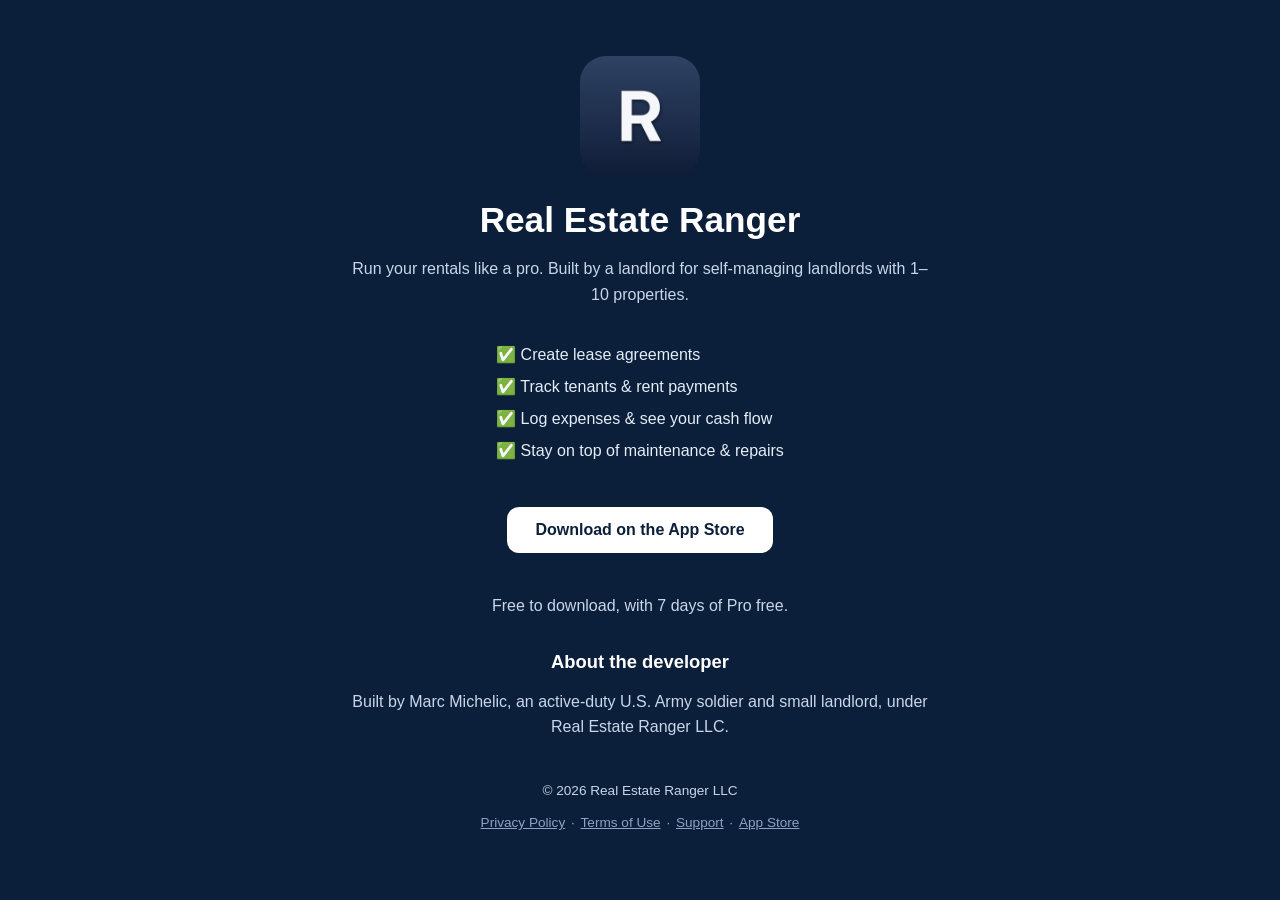
<file: index.html>
<!doctype html>
<html lang="en">
<head>
  <meta charset="utf-8">
  <meta name="viewport" content="width=device-width,initial-scale=1">
  <title>Real Estate Ranger – Rental Property Manager for Landlords</title>
  <meta name="description" content="Real Estate Ranger helps self-managing landlords create leases, track tenants and rent, log expenses, and manage maintenance.">
  <link rel="stylesheet" href="styles.css">
</head>
<body class="home">
  <main>
    <img class="icon" src="icon.png" alt="Real Estate Ranger icon">
    <h1>Real Estate Ranger</h1>
    <p>Run your rentals like a pro. Built by a landlord for self-managing landlords with 1–10 properties.</p>
    <ul class="features">
      <li>✅ Create lease agreements</li>
      <li>✅ Track tenants &amp; rent payments</li>
      <li>✅ Log expenses &amp; see your cash flow</li>
      <li>✅ Stay on top of maintenance &amp; repairs</li>
    </ul>
    <br>
    <a class="btn" href="https://apps.apple.com/us/app/real-estate-ranger/id6776046744">Download on the App Store</a>
    <p>Free to download, with 7 days of Pro free.</p>

    <h2>About the developer</h2>
    <p>Built by Marc Michelic, an active-duty U.S. Army soldier and small landlord, under Real Estate Ranger LLC.</p>

    <footer>
      <p>© 2026 Real Estate Ranger LLC</p>
      <nav>
        <a href="privacy.html">Privacy Policy</a> ·
        <a href="terms.html">Terms of Use</a> ·
        <a href="support.html">Support</a> ·
        <a href="https://apps.apple.com/us/app/real-estate-ranger/id6776046744">App Store</a>
      </nav>
    </footer>
  </main>
</body>
</html>
</file>
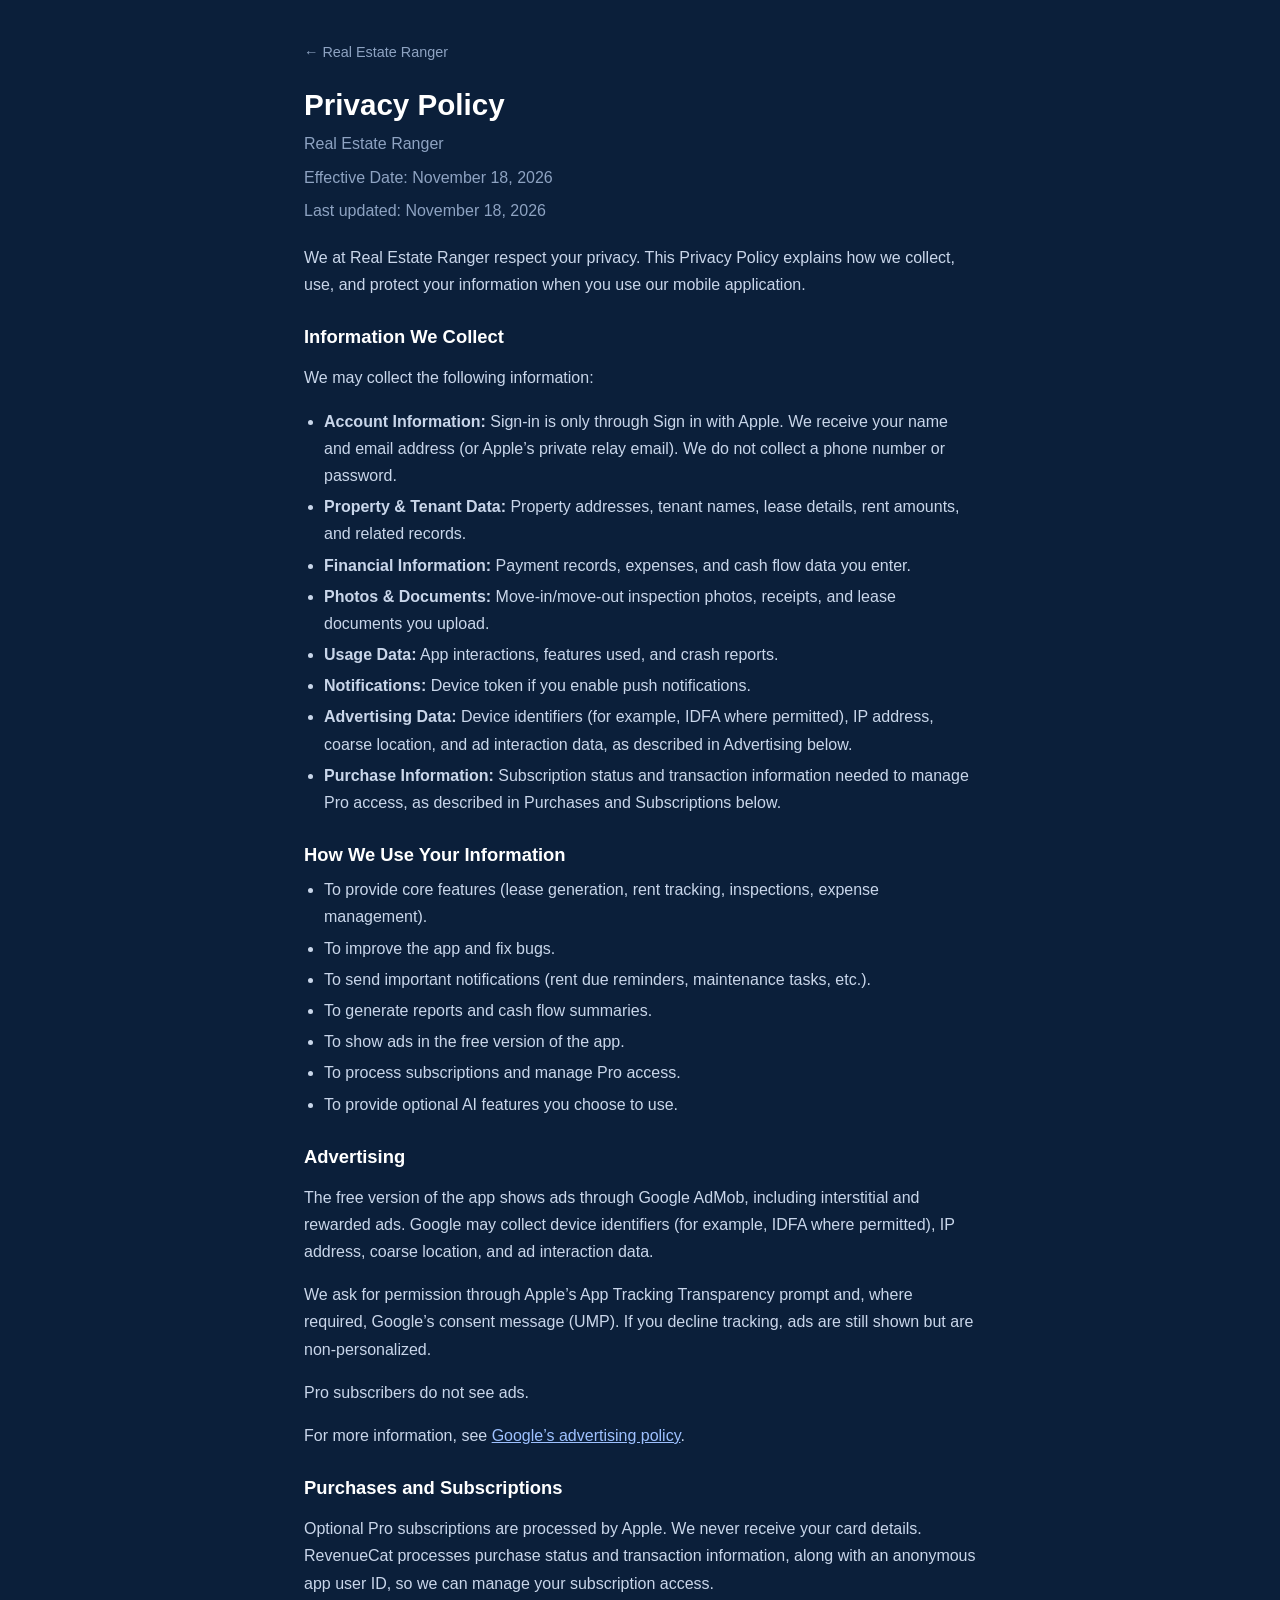
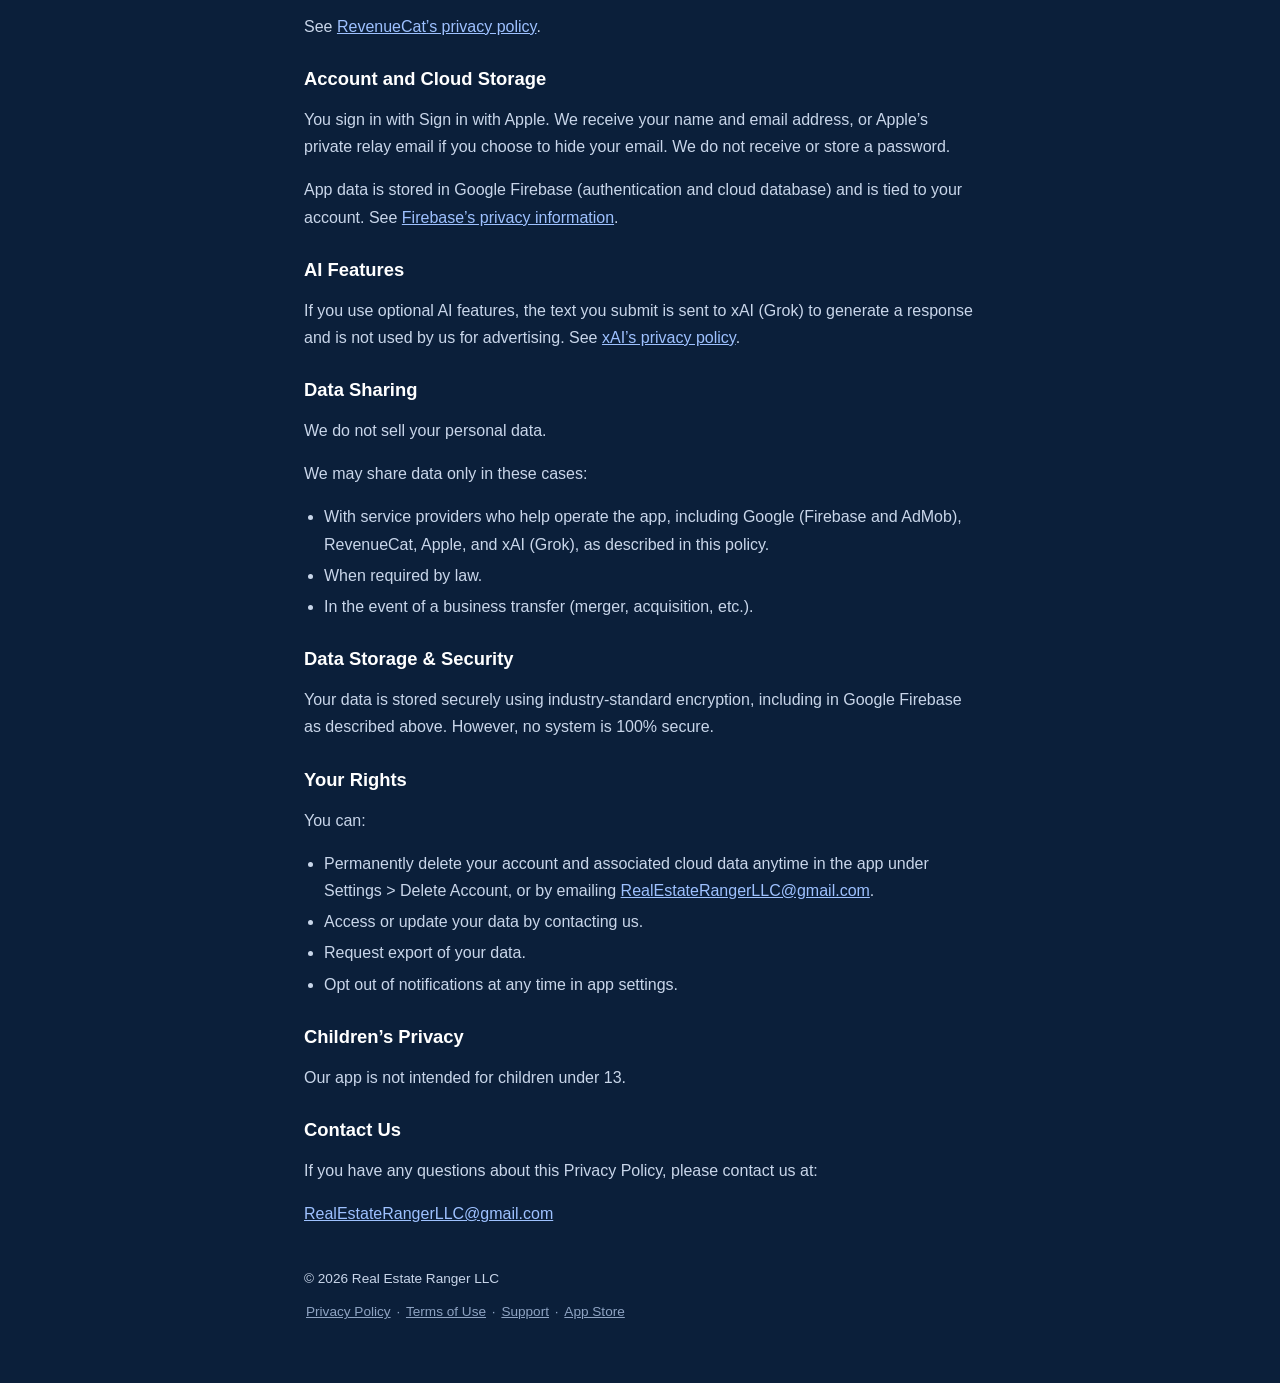
<file: privacy.html>
<!doctype html>
<html lang="en">
<head>
  <meta charset="utf-8">
  <meta name="viewport" content="width=device-width,initial-scale=1">
  <title>Privacy Policy – Real Estate Ranger</title>
  <meta name="description" content="Privacy Policy for the Real Estate Ranger iPhone app.">
  <link rel="stylesheet" href="styles.css">
</head>
<body class="legal">
  <main>
    <p class="back"><a href="index.html">← Real Estate Ranger</a></p>
    <h1>Privacy Policy</h1>
    <p class="meta">Real Estate Ranger</p>
    <p class="meta">Effective Date: November 18, 2026</p>
    <p class="meta">Last updated: November 18, 2026</p>

    <p class="lead">We at Real Estate Ranger respect your privacy. This Privacy Policy explains how we collect, use, and protect your information when you use our mobile application.</p>

    <h2>Information We Collect</h2>
    <p>We may collect the following information:</p>
    <ul>
      <li><strong>Account Information:</strong> Sign-in is only through Sign in with Apple. We receive your name and email address (or Apple’s private relay email). We do not collect a phone number or password.</li>
      <li><strong>Property &amp; Tenant Data:</strong> Property addresses, tenant names, lease details, rent amounts, and related records.</li>
      <li><strong>Financial Information:</strong> Payment records, expenses, and cash flow data you enter.</li>
      <li><strong>Photos &amp; Documents:</strong> Move-in/move-out inspection photos, receipts, and lease documents you upload.</li>
      <li><strong>Usage Data:</strong> App interactions, features used, and crash reports.</li>
      <li><strong>Notifications:</strong> Device token if you enable push notifications.</li>
      <li><strong>Advertising Data:</strong> Device identifiers (for example, IDFA where permitted), IP address, coarse location, and ad interaction data, as described in Advertising below.</li>
      <li><strong>Purchase Information:</strong> Subscription status and transaction information needed to manage Pro access, as described in Purchases and Subscriptions below.</li>
    </ul>

    <h2>How We Use Your Information</h2>
    <ul>
      <li>To provide core features (lease generation, rent tracking, inspections, expense management).</li>
      <li>To improve the app and fix bugs.</li>
      <li>To send important notifications (rent due reminders, maintenance tasks, etc.).</li>
      <li>To generate reports and cash flow summaries.</li>
      <li>To show ads in the free version of the app.</li>
      <li>To process subscriptions and manage Pro access.</li>
      <li>To provide optional AI features you choose to use.</li>
    </ul>

    <h2>Advertising</h2>
    <p>The free version of the app shows ads through Google AdMob, including interstitial and rewarded ads. Google may collect device identifiers (for example, IDFA where permitted), IP address, coarse location, and ad interaction data.</p>
    <p>We ask for permission through Apple’s App Tracking Transparency prompt and, where required, Google’s consent message (UMP). If you decline tracking, ads are still shown but are non-personalized.</p>
    <p>Pro subscribers do not see ads.</p>
    <p>For more information, see <a href="https://policies.google.com/technologies/ads">Google’s advertising policy</a>.</p>

    <h2>Purchases and Subscriptions</h2>
    <p>Optional Pro subscriptions are processed by Apple. We never receive your card details. RevenueCat processes purchase status and transaction information, along with an anonymous app user ID, so we can manage your subscription access.</p>
    <p>See <a href="https://www.revenuecat.com/privacy">RevenueCat’s privacy policy</a>.</p>

    <h2>Account and Cloud Storage</h2>
    <p>You sign in with Sign in with Apple. We receive your name and email address, or Apple’s private relay email if you choose to hide your email. We do not receive or store a password.</p>
    <p>App data is stored in Google Firebase (authentication and cloud database) and is tied to your account. See <a href="https://firebase.google.com/support/privacy">Firebase’s privacy information</a>.</p>

    <h2>AI Features</h2>
    <p>If you use optional AI features, the text you submit is sent to xAI (Grok) to generate a response and is not used by us for advertising. See <a href="https://x.ai/legal/privacy-policy">xAI’s privacy policy</a>.</p>

    <h2>Data Sharing</h2>
    <p>We do not sell your personal data.</p>
    <p>We may share data only in these cases:</p>
    <ul>
      <li>With service providers who help operate the app, including Google (Firebase and AdMob), RevenueCat, Apple, and xAI (Grok), as described in this policy.</li>
      <li>When required by law.</li>
      <li>In the event of a business transfer (merger, acquisition, etc.).</li>
    </ul>

    <h2>Data Storage &amp; Security</h2>
    <p>Your data is stored securely using industry-standard encryption, including in Google Firebase as described above. However, no system is 100% secure.</p>

    <h2>Your Rights</h2>
    <p>You can:</p>
    <ul>
      <li>Permanently delete your account and associated cloud data anytime in the app under Settings &gt; Delete Account, or by emailing <a href="mailto:RealEstateRangerLLC@gmail.com">RealEstateRangerLLC@gmail.com</a>.</li>
      <li>Access or update your data by contacting us.</li>
      <li>Request export of your data.</li>
      <li>Opt out of notifications at any time in app settings.</li>
    </ul>

    <h2>Children’s Privacy</h2>
    <p>Our app is not intended for children under 13.</p>

    <h2>Contact Us</h2>
    <p>If you have any questions about this Privacy Policy, please contact us at:</p>
    <p><a href="mailto:RealEstateRangerLLC@gmail.com">RealEstateRangerLLC@gmail.com</a></p>

    <footer>
      <p>© 2026 Real Estate Ranger LLC</p>
      <nav>
        <a href="privacy.html">Privacy Policy</a> ·
        <a href="terms.html">Terms of Use</a> ·
        <a href="support.html">Support</a> ·
        <a href="https://apps.apple.com/us/app/real-estate-ranger/id6776046744">App Store</a>
      </nav>
    </footer>
  </main>
</body>
</html>
</file>
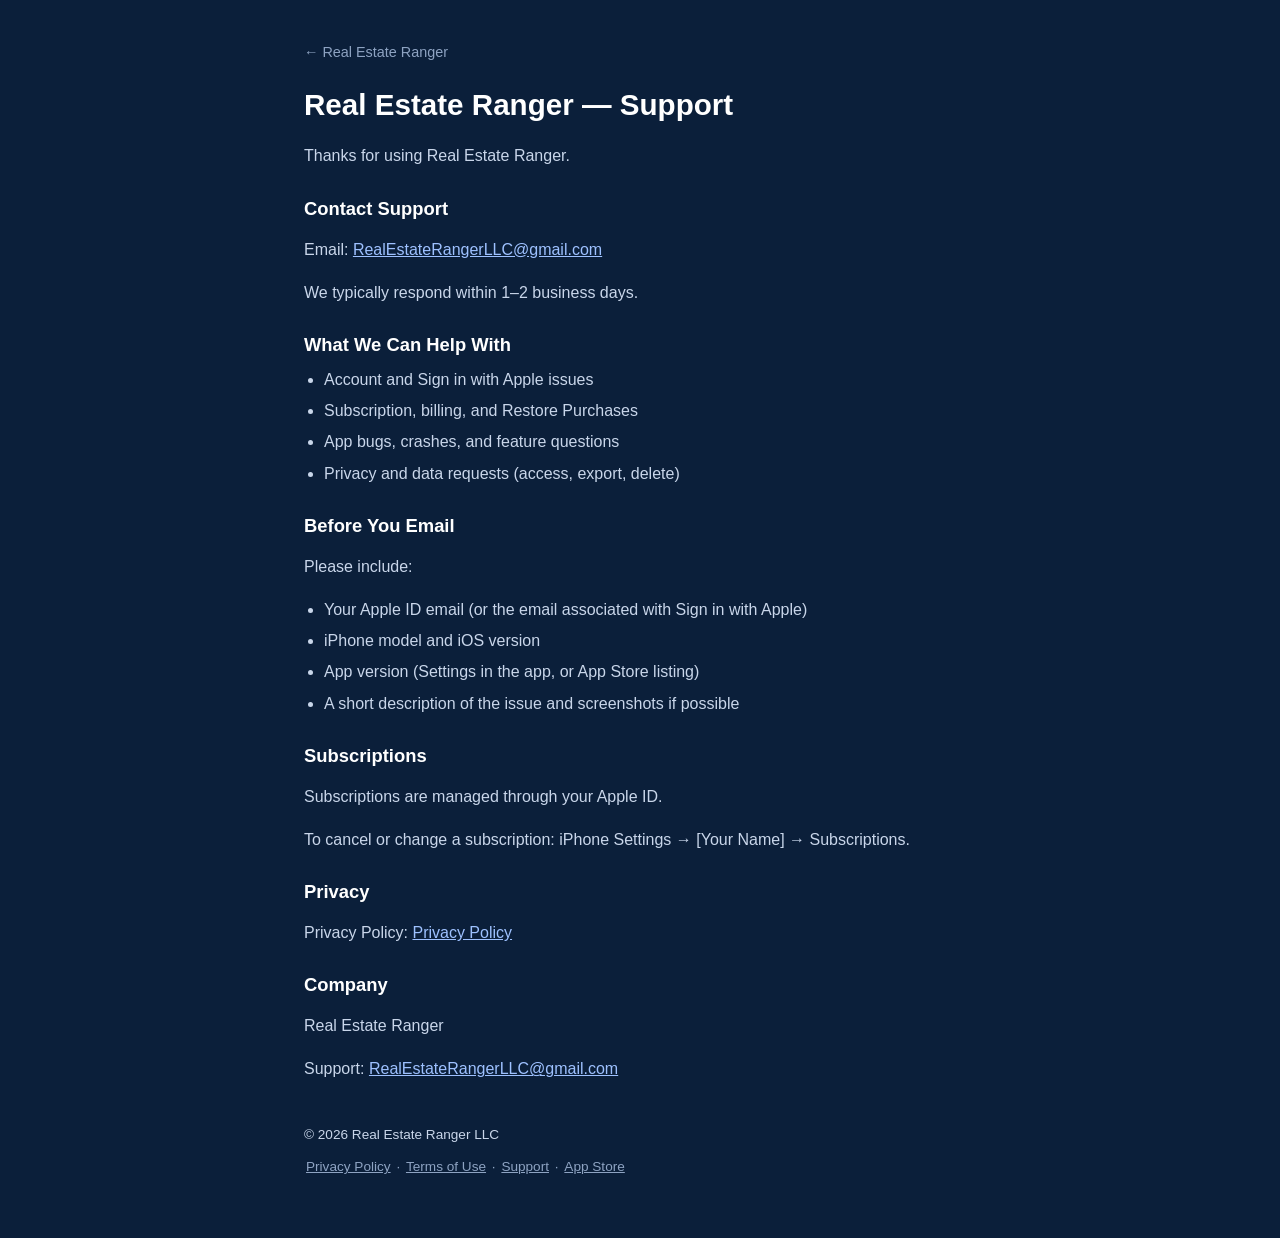
<file: support.html>
<!doctype html>
<html lang="en">
<head>
  <meta charset="utf-8">
  <meta name="viewport" content="width=device-width,initial-scale=1">
  <title>Support – Real Estate Ranger</title>
  <meta name="description" content="Contact support for the Real Estate Ranger iPhone app.">
  <link rel="stylesheet" href="styles.css">
</head>
<body class="legal">
  <main>
    <p class="back"><a href="index.html">← Real Estate Ranger</a></p>
    <h1>Real Estate Ranger — Support</h1>

    <p class="lead">Thanks for using Real Estate Ranger.</p>

    <h2>Contact Support</h2>
    <p>Email: <a href="mailto:RealEstateRangerLLC@gmail.com">RealEstateRangerLLC@gmail.com</a></p>
    <p>We typically respond within 1–2 business days.</p>

    <h2>What We Can Help With</h2>
    <ul>
      <li>Account and Sign in with Apple issues</li>
      <li>Subscription, billing, and Restore Purchases</li>
      <li>App bugs, crashes, and feature questions</li>
      <li>Privacy and data requests (access, export, delete)</li>
    </ul>

    <h2>Before You Email</h2>
    <p>Please include:</p>
    <ul>
      <li>Your Apple ID email (or the email associated with Sign in with Apple)</li>
      <li>iPhone model and iOS version</li>
      <li>App version (Settings in the app, or App Store listing)</li>
      <li>A short description of the issue and screenshots if possible</li>
    </ul>

    <h2>Subscriptions</h2>
    <p>Subscriptions are managed through your Apple ID.</p>
    <p>To cancel or change a subscription: iPhone Settings → [Your Name] → Subscriptions.</p>

    <h2>Privacy</h2>
    <p>Privacy Policy: <a href="privacy.html">Privacy Policy</a></p>

    <h2>Company</h2>
    <p>Real Estate Ranger</p>
    <p>Support: <a href="mailto:RealEstateRangerLLC@gmail.com">RealEstateRangerLLC@gmail.com</a></p>

    <footer>
      <p>© 2026 Real Estate Ranger LLC</p>
      <nav>
        <a href="privacy.html">Privacy Policy</a> ·
        <a href="terms.html">Terms of Use</a> ·
        <a href="support.html">Support</a> ·
        <a href="https://apps.apple.com/us/app/real-estate-ranger/id6776046744">App Store</a>
      </nav>
    </footer>
  </main>
</body>
</html>
</file>
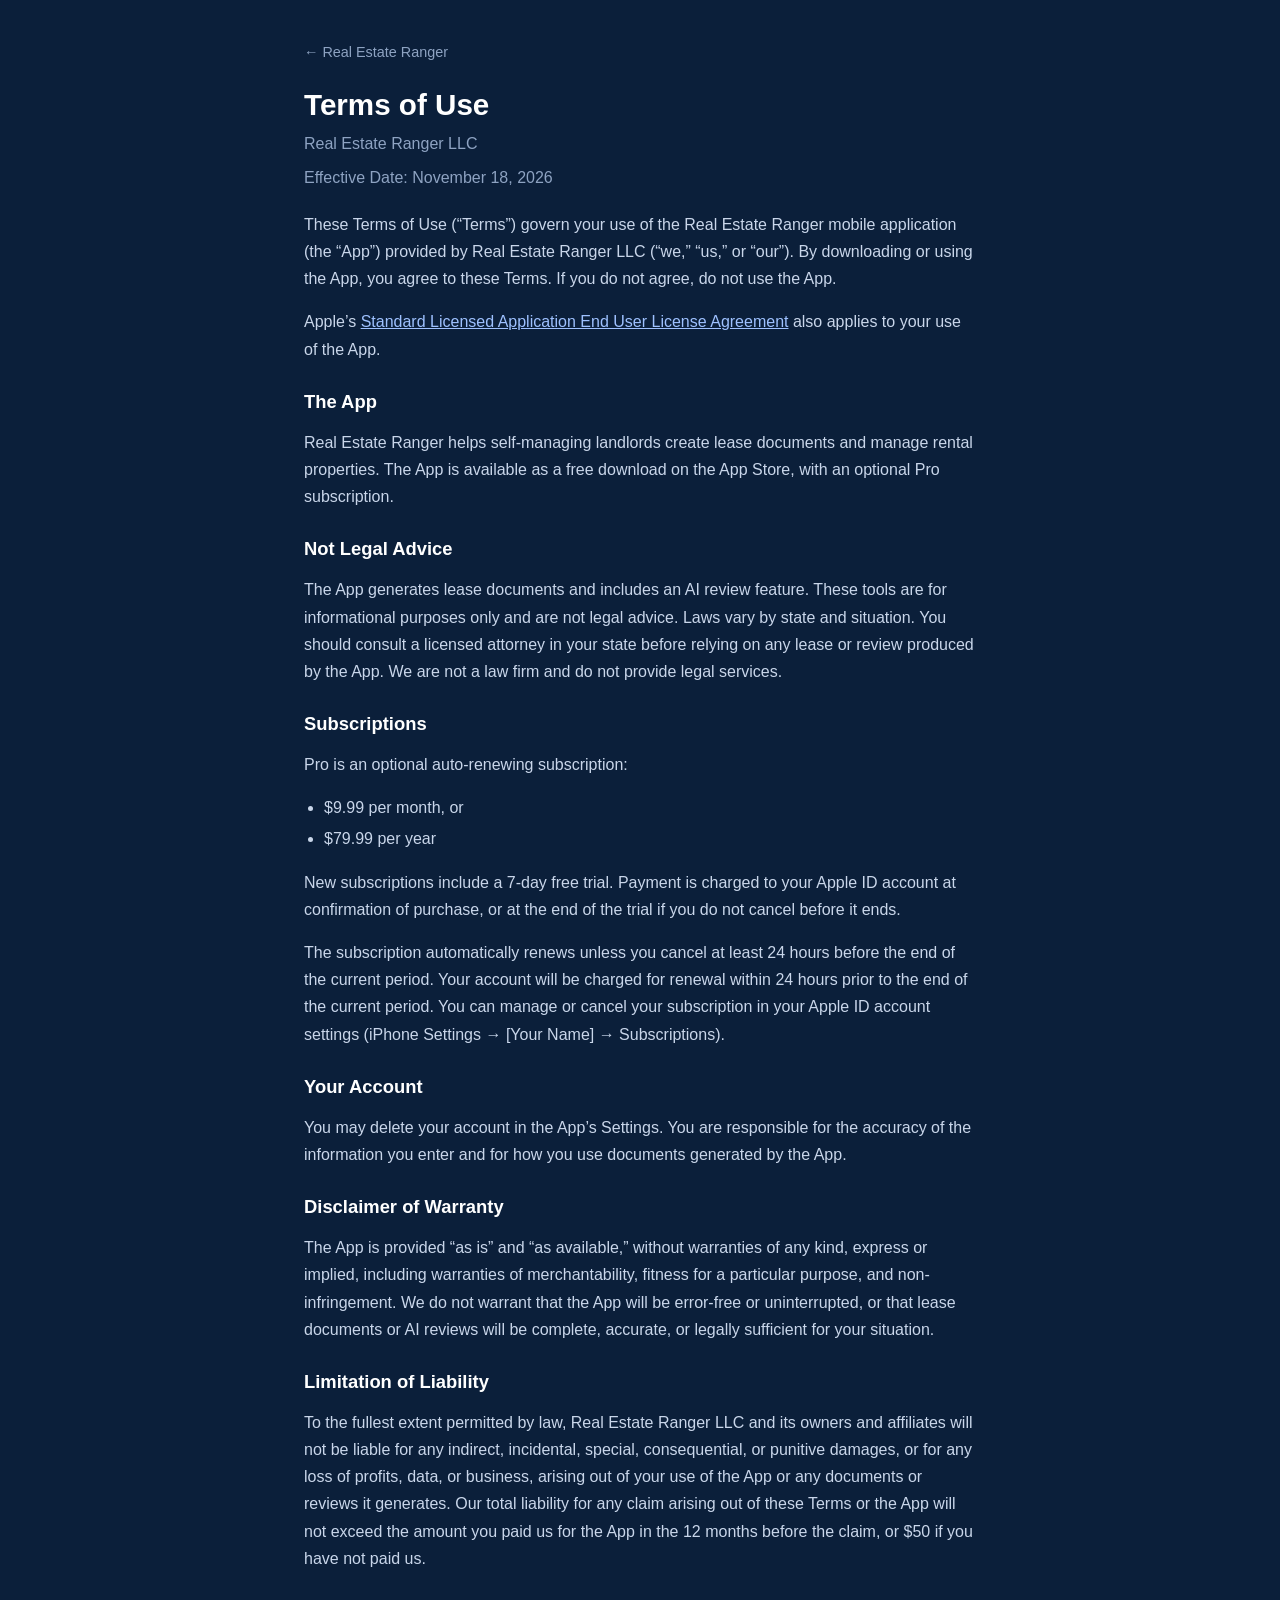
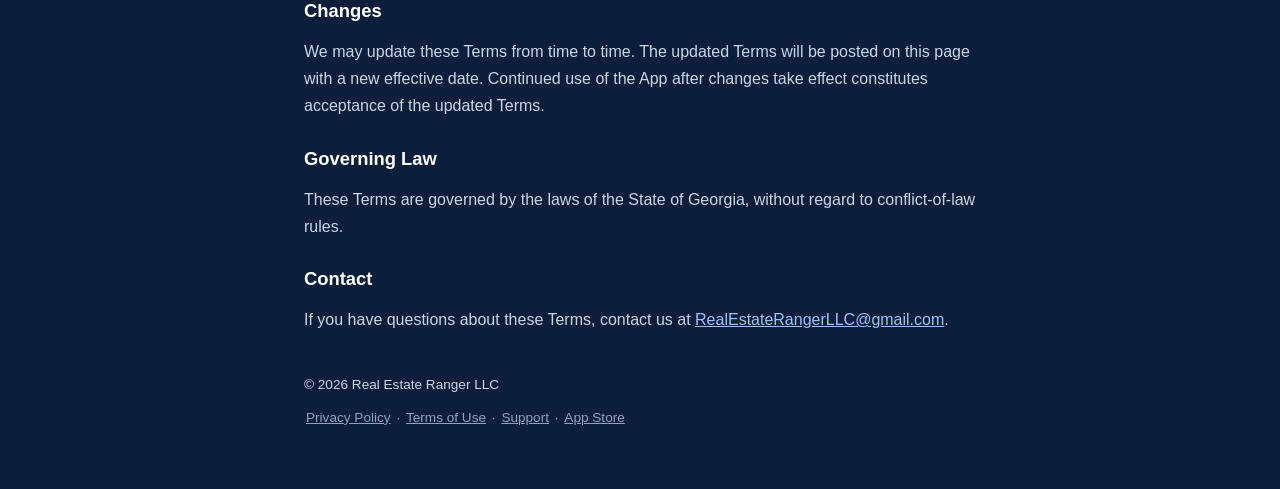
<file: terms.html>
<!doctype html>
<html lang="en">
<head>
  <meta charset="utf-8">
  <meta name="viewport" content="width=device-width,initial-scale=1">
  <title>Terms of Use – Real Estate Ranger</title>
  <meta name="description" content="Terms of Use for the Real Estate Ranger iPhone app, provided by Real Estate Ranger LLC.">
  <link rel="stylesheet" href="styles.css">
</head>
<body class="legal">
  <main>
    <p class="back"><a href="index.html">← Real Estate Ranger</a></p>
    <h1>Terms of Use</h1>
    <p class="meta">Real Estate Ranger LLC</p>
    <p class="meta">Effective Date: November 18, 2026</p>

    <p class="lead">These Terms of Use (“Terms”) govern your use of the Real Estate Ranger mobile application (the “App”) provided by Real Estate Ranger LLC (“we,” “us,” or “our”). By downloading or using the App, you agree to these Terms. If you do not agree, do not use the App.</p>

    <p>Apple’s <a href="https://www.apple.com/legal/internet-services/itunes/dev/stdeula/">Standard Licensed Application End User License Agreement</a> also applies to your use of the App.</p>

    <h2>The App</h2>
    <p>Real Estate Ranger helps self-managing landlords create lease documents and manage rental properties. The App is available as a free download on the App Store, with an optional Pro subscription.</p>

    <h2>Not Legal Advice</h2>
    <p>The App generates lease documents and includes an AI review feature. These tools are for informational purposes only and are not legal advice. Laws vary by state and situation. You should consult a licensed attorney in your state before relying on any lease or review produced by the App. We are not a law firm and do not provide legal services.</p>

    <h2>Subscriptions</h2>
    <p>Pro is an optional auto-renewing subscription:</p>
    <ul>
      <li>$9.99 per month, or</li>
      <li>$79.99 per year</li>
    </ul>
    <p>New subscriptions include a 7-day free trial. Payment is charged to your Apple ID account at confirmation of purchase, or at the end of the trial if you do not cancel before it ends.</p>
    <p>The subscription automatically renews unless you cancel at least 24 hours before the end of the current period. Your account will be charged for renewal within 24 hours prior to the end of the current period. You can manage or cancel your subscription in your Apple ID account settings (iPhone Settings → [Your Name] → Subscriptions).</p>

    <h2>Your Account</h2>
    <p>You may delete your account in the App’s Settings. You are responsible for the accuracy of the information you enter and for how you use documents generated by the App.</p>

    <h2>Disclaimer of Warranty</h2>
    <p>The App is provided “as is” and “as available,” without warranties of any kind, express or implied, including warranties of merchantability, fitness for a particular purpose, and non-infringement. We do not warrant that the App will be error-free or uninterrupted, or that lease documents or AI reviews will be complete, accurate, or legally sufficient for your situation.</p>

    <h2>Limitation of Liability</h2>
    <p>To the fullest extent permitted by law, Real Estate Ranger LLC and its owners and affiliates will not be liable for any indirect, incidental, special, consequential, or punitive damages, or for any loss of profits, data, or business, arising out of your use of the App or any documents or reviews it generates. Our total liability for any claim arising out of these Terms or the App will not exceed the amount you paid us for the App in the 12 months before the claim, or $50 if you have not paid us.</p>

    <h2>Changes</h2>
    <p>We may update these Terms from time to time. The updated Terms will be posted on this page with a new effective date. Continued use of the App after changes take effect constitutes acceptance of the updated Terms.</p>

    <h2>Governing Law</h2>
    <p>These Terms are governed by the laws of the State of Georgia, without regard to conflict-of-law rules.</p>

    <h2>Contact</h2>
    <p>If you have questions about these Terms, contact us at <a href="mailto:RealEstateRangerLLC@gmail.com">RealEstateRangerLLC@gmail.com</a>.</p>

    <footer>
      <p>© 2026 Real Estate Ranger LLC</p>
      <nav>
        <a href="privacy.html">Privacy Policy</a> ·
        <a href="terms.html">Terms of Use</a> ·
        <a href="support.html">Support</a> ·
        <a href="https://apps.apple.com/us/app/real-estate-ranger/id6776046744">App Store</a>
      </nav>
    </footer>
  </main>
</body>
</html>
</file>
<file: styles.css>
* { box-sizing: border-box; }
body {
  margin: 0;
  font-family: -apple-system, BlinkMacSystemFont, "Segoe UI", sans-serif;
  background: #0b1f3a;
  color: #fff;
}
main {
  max-width: 640px;
  margin: 0 auto;
  padding: 56px 24px;
}
img.icon {
  width: 120px;
  height: 120px;
  border-radius: 26px;
}
h1 { font-size: 2.2rem; margin: 20px 0 8px; }
h2 { font-size: 1.15rem; margin: 32px 0 8px; }
p { color: #c9d6ea; line-height: 1.6; }
a { color: #9ec1ff; }
.btn {
  display: inline-block;
  margin: 24px 0;
  padding: 14px 28px;
  background: #fff;
  color: #0b1f3a;
  border-radius: 12px;
  font-weight: 700;
  text-decoration: none;
}
.features {
  list-style: none;
  padding: 0;
  text-align: left;
  display: inline-block;
  color: #e6edf7;
  line-height: 2;
}
footer {
  font-size: .85rem;
  color: #8ea3c2;
  margin-top: 40px;
}
footer a { color: #8ea3c2; }
footer nav { margin-top: 8px; }
footer nav a { margin: 0 2px; }

/* Homepage stays centered */
body.home { text-align: center; }

/* Long-form pages: left-aligned and readable */
body.legal main {
  max-width: 720px;
  text-align: left;
  padding: 40px 24px 64px;
}
body.legal h1 {
  font-size: 1.85rem;
  margin: 12px 0 8px;
}
body.legal h2 {
  font-size: 1.15rem;
  margin: 28px 0 10px;
  color: #fff;
}
body.legal p,
body.legal li {
  color: #c9d6ea;
  line-height: 1.7;
}
body.legal ul {
  padding-left: 1.25rem;
  margin: 8px 0 16px;
  color: #c9d6ea;
}
body.legal li { margin: 4px 0; }
body.legal .meta {
  color: #8ea3c2;
  margin: 0 0 6px;
}
body.legal .back {
  margin: 0 0 24px;
  font-size: .9rem;
}
body.legal .back a {
  color: #8ea3c2;
  text-decoration: none;
}
body.legal .back a:hover { text-decoration: underline; }
body.legal .lead { margin-top: 20px; }
body.legal footer { text-align: left; }
</file>
